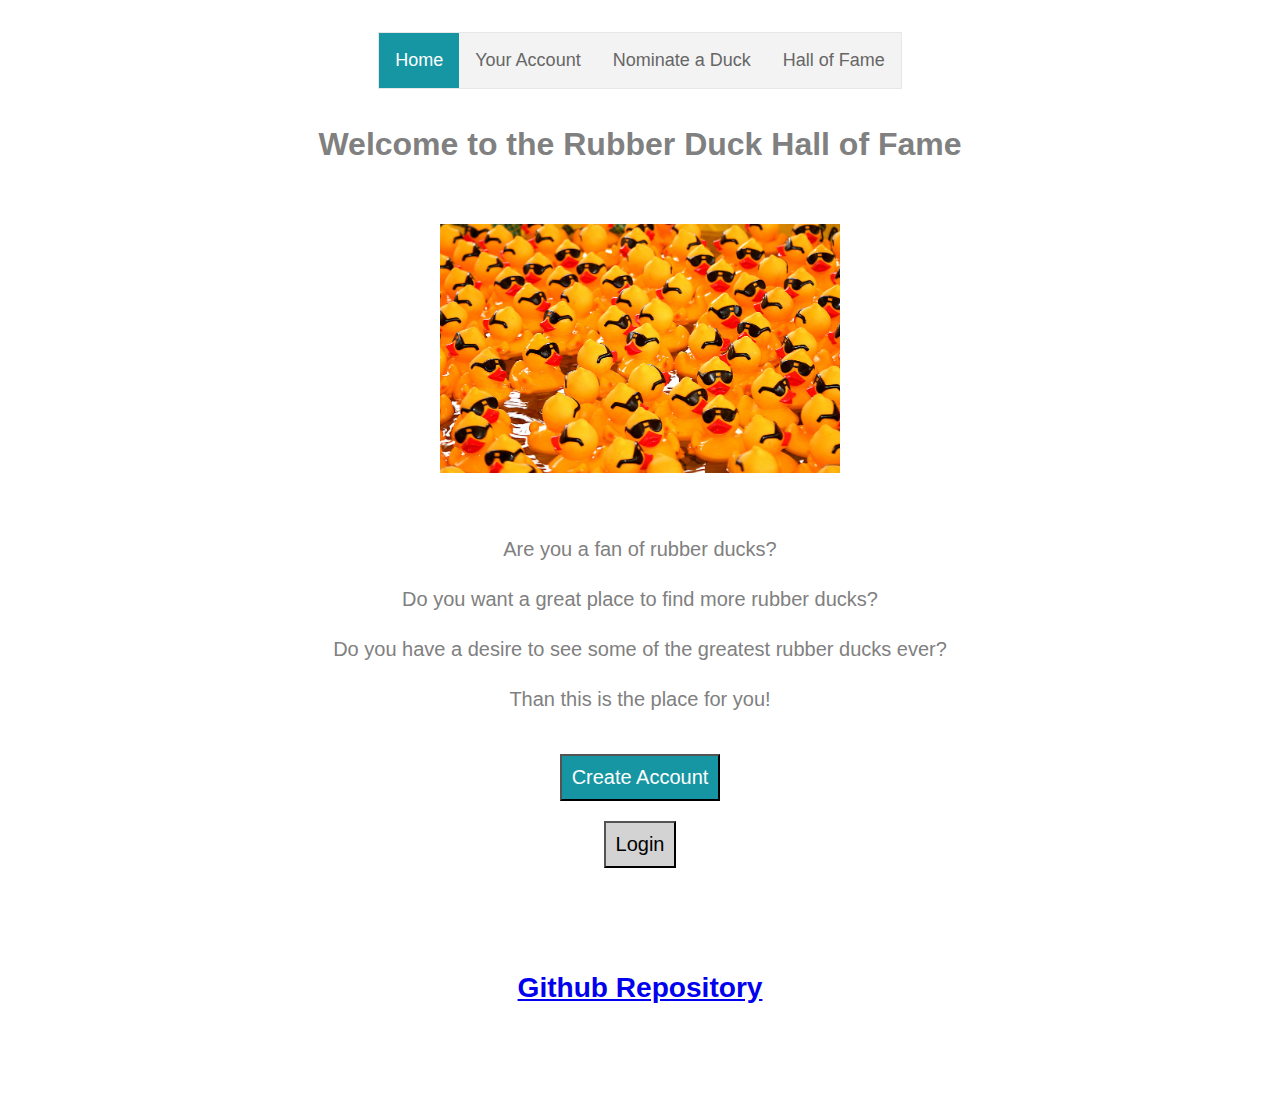
<file: index.html>
<!DOCTYPE html>
<html lang="en">
<head>
    <meta charset="UTF-8">
    <title>Rubber Duck HOF</title>
    <!--<link href="css/materialdesignicons.min.css" media="all" rel="stylesheet" type="text/css" />-->
    <link rel="stylesheet" href="css/style.css">
    <link rel="stylesheet" href="css/homepage-grid.css">
    <meta name="viewport" content="width=device-width, initial-scale=1">
</head>
<body>
<div class="wrapper">
    <nav id="nav">
        <ul>
            <li><a class="active" href="index.html">Home</a></li>
            <li><a href="pages/account.html">Your Account</a></li>
            <li><a href="pages/nominate.html">Nominate a Duck</a></li>
            <li><a href="pages/hof.html">Hall of Fame</a></li>
        </ul>
    </nav>
    <div id="title">
        <h1>Welcome to the Rubber Duck Hall of Fame</h1>
    </div>
    <div id="login-buttons">
        <div>
            <button class="create-account">Create Account</button>
        </div>
        <div>
            <button class="login">Login</button>
        </div>
    </div>
<div id="info">
        <p>Are you a fan of rubber ducks?</p>
        <p>Do you want a great place to find more rubber ducks?</p>
        <p>Do you have a desire to see some of the greatest rubber ducks ever?</p>
        <p>Than this is the place for you! </p>
    </div>
    <div id="home-pic">
        <img src="images/ducks.jpg">
    </div>
    <footer id="footer">
        <h3>
            <a href="https://github.com/seanag0234/rubber-duck-hof">Github Repository</a>
        </h3>
    </footer>
</div>

</body>
</html>
</file>
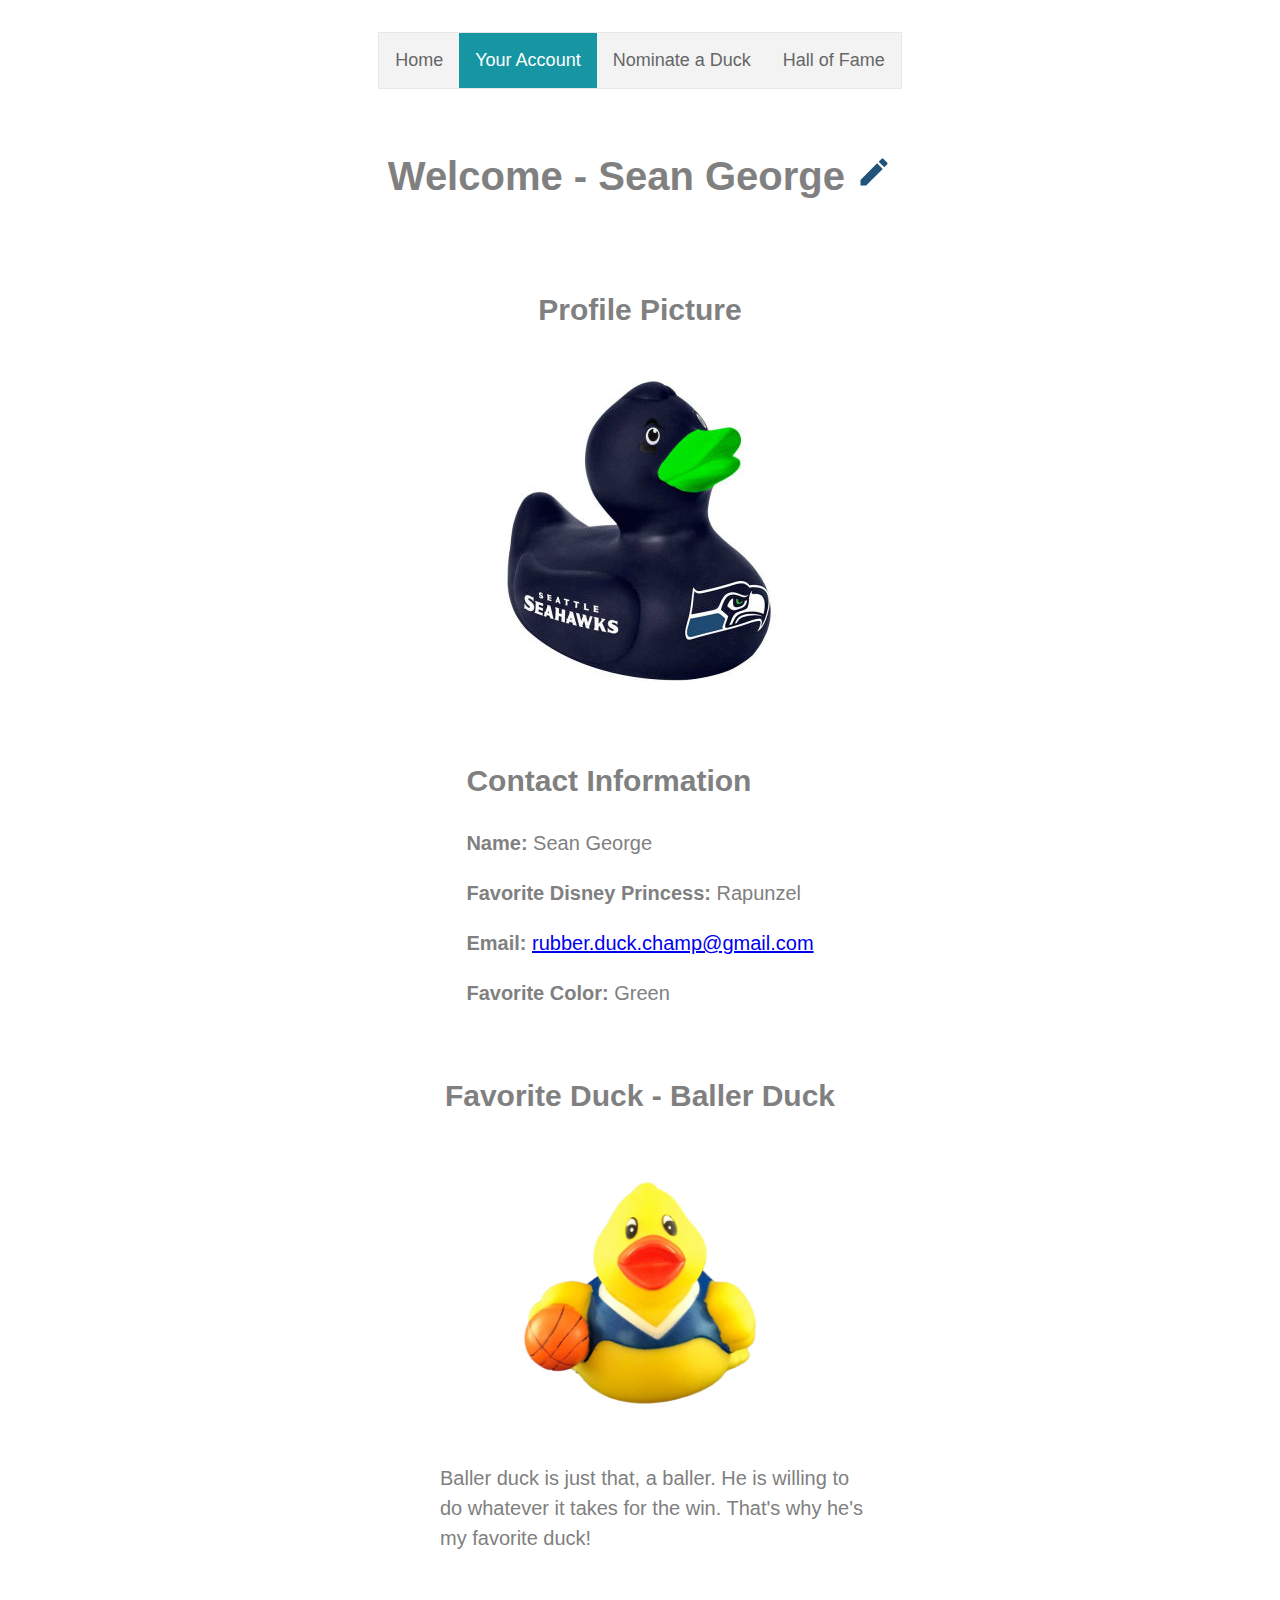
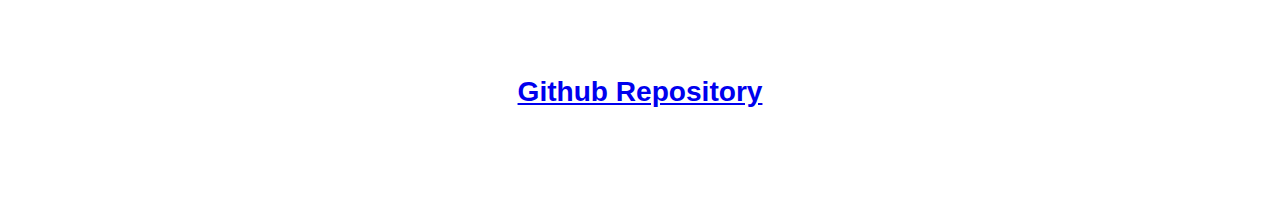
<file: pages/account.html>
<!DOCTYPE html>
<html lang="en">
<head>
    <meta charset="UTF-8">
    <title>Rubber Duck HOF</title>
    <!--<link href="css/materialdesignicons.min.css" media="all" rel="stylesheet" type="text/css" />-->
    <link rel="stylesheet" href="../css/style.css">
    <link rel="stylesheet" href="../css/account-grid.css">
    <meta name="viewport" content="width=device-width, initial-scale=1">
</head>
<body>
<div class="wrapper">
    <nav id="nav">
        <ul>
            <li><a href="../index.html">Home</a></li>
            <li><a class="active" href="account.html">Your Account</a></li>
            <li><a href="nominate.html">Nominate a Duck</a></li>
            <li><a href="hof.html">Hall of Fame</a></li>
        </ul>
    </nav>
    <div id="title">
        <h1 style="padding: 10px">Welcome - Sean George  <img id="edit" src="../images/ic_mode_edit_black_36px.svg" title="Edit your account"></h1>

    </div>
    <div id="profile-pic" >
        <h2>Profile Picture</h2>
        <img src="../images/seattle_rd.jpeg" title="Profile Picture">
    </div>
    <div id="contact">
        <h2>Contact Information</h2>
        <p><b>Name:</b> Sean George</p>
        <p><b>Favorite Disney Princess:</b> Rapunzel</p>
        <p><b>Email:</b> <a href="mailto:rubber.duck.champ@gmail.com">rubber.duck.champ@gmail.com</a></p>
        <p><b>Favorite Color:</b> Green</p>
    </div>
    <div id="favorite-duck" class="favorite-wrapper">
        <h2 id="favorite-title">Favorite Duck - Baller Duck</h2>
        <img src="../images/bball.jpeg" id="favorite-img" title="Favorite Duck">
        <div id="favorite-desc">
            <p>Baller duck is just that, a baller. He is willing to do whatever it takes for the win. That's why he's my favorite duck!</p>
        </div>
        


    </div>
    <footer id="footer">
        <h3>
            <a href="https://github.com/seanag0234/rubber-duck-hof">Github Repository</a>
        </h3>
    </footer>
</div>

</body>
</html>
</file>
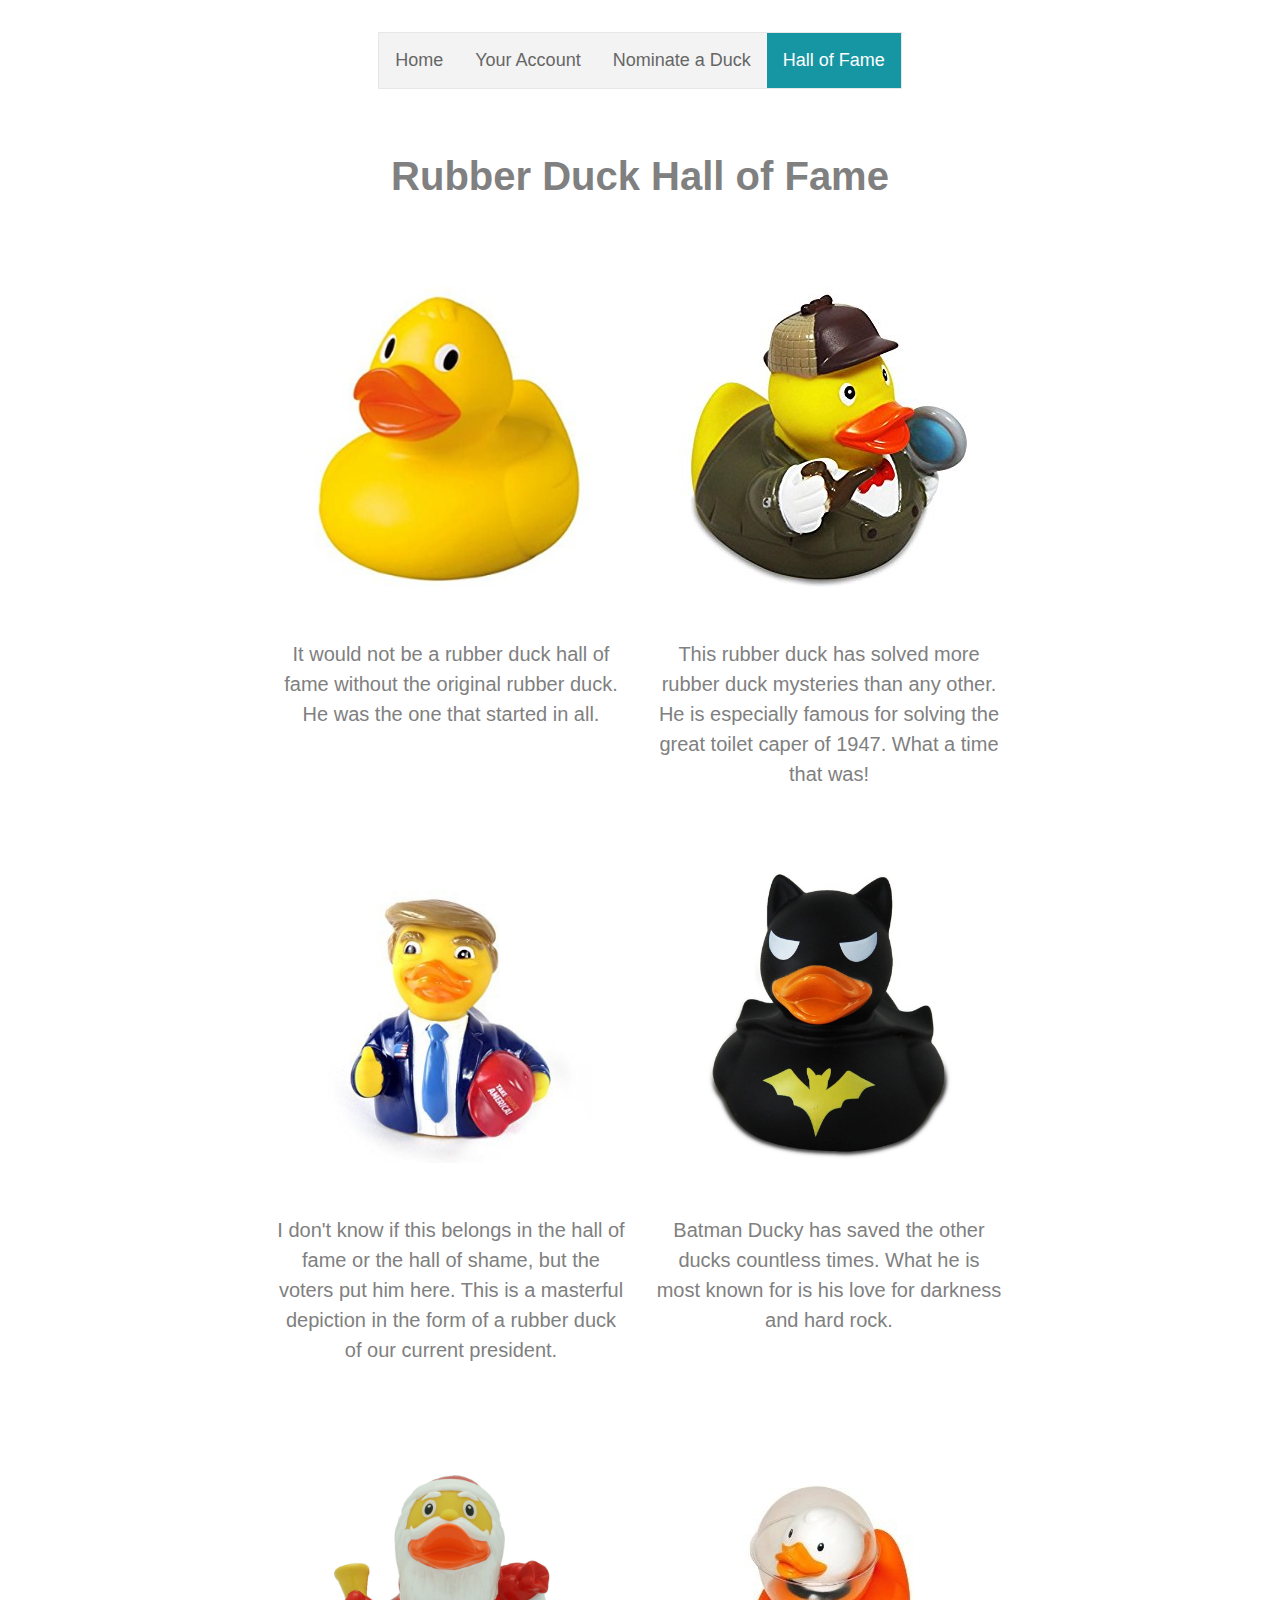
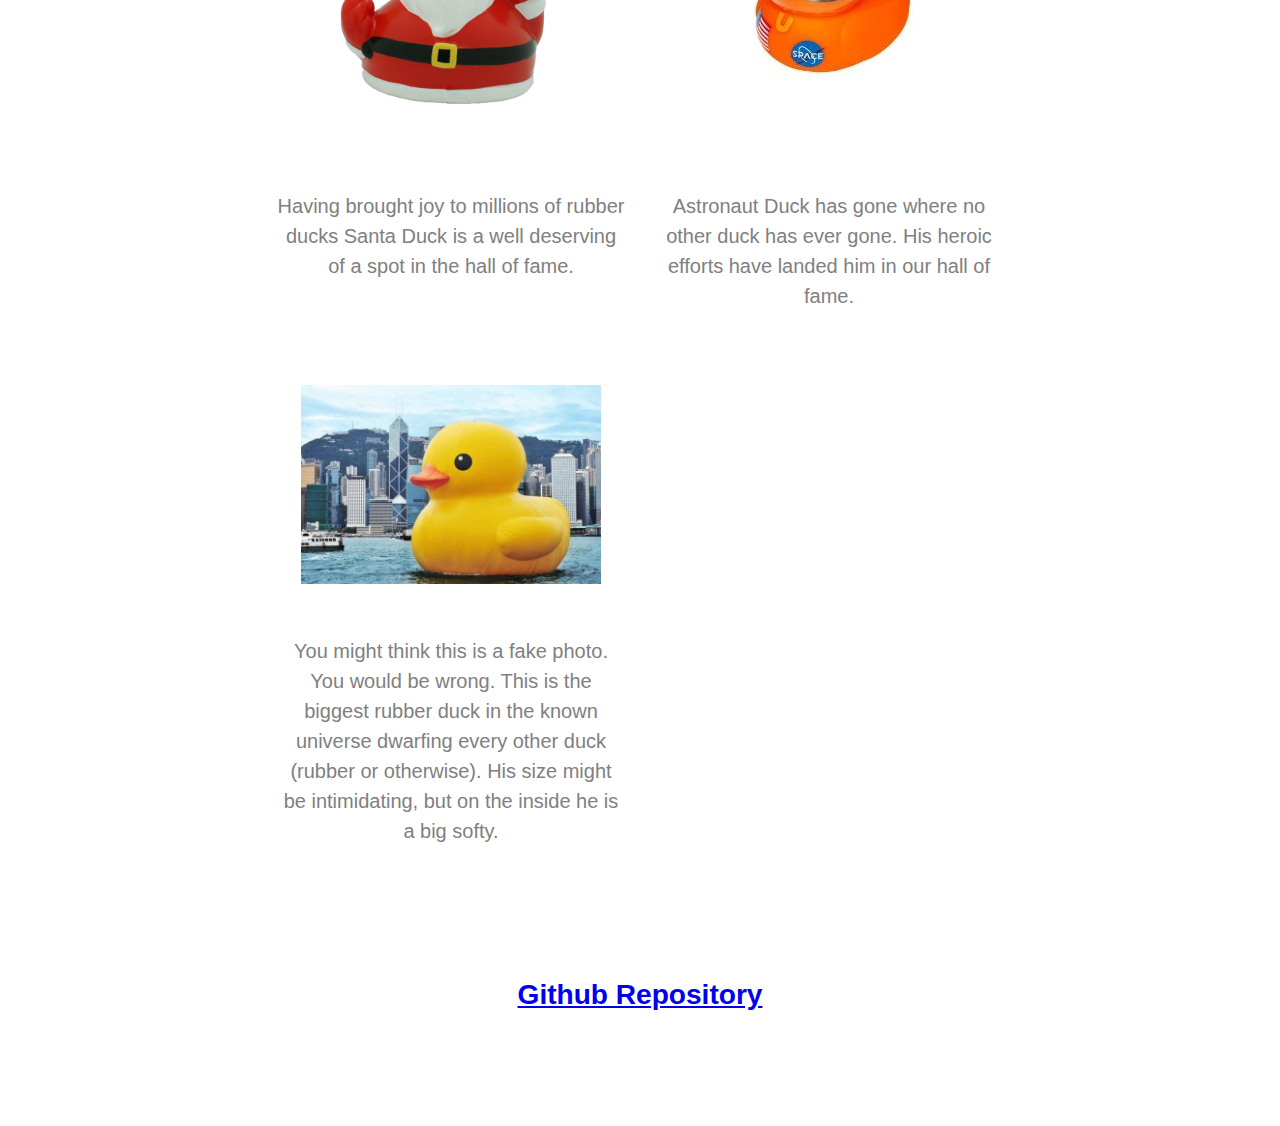
<file: pages/hof.html>
<!DOCTYPE html>
<html lang="en">
<head>
    <meta charset="UTF-8">
    <title>Rubber Duck HOF</title>
    <!--<link href="css/materialdesignicons.min.css" media="all" rel="stylesheet" type="text/css" />-->
    <link rel="stylesheet" href="../css/style.css">
    <link rel="stylesheet" href="../css/hof.css">
    <meta name="viewport" content="width=device-width, initial-scale=1">
</head>
<body>
<div class="wrapper">
    <nav id="nav">
        <ul>
            <li><a href="../index.html">Home</a></li>
            <li><a href="account.html">Your Account</a></li>
            <li><a href="nominate.html">Nominate a Duck</a></li>
            <li><a class="active" href="hof.html">Hall of Fame</a></li>
        </ul>
    </nav>
    <div id="title">
        <h1>Rubber Duck Hall of Fame</h1>
    </div>
    <div id="hof1">
        <img src="../images/original.jpg" title="Classic Rubber Duck">
        <p>It would not be a rubber duck hall of fame without the original rubber duck. He was the one that started in all.</p>
    </div>
    <div id="hof2">
        <img src="../images/sherlock.jpg" title="Sherlock Holmes Rubber Duck">
        <p>This rubber duck has solved more rubber duck mysteries than any other. He is especially famous for solving the great toilet caper of 1947. What a time that was!</p>
    </div>
    <div id="hof3">
        <img src="../images/giant.jpg" title="Giant Rubber Duck">
        <p>You might think this is a fake photo. You would be wrong. This is the biggest rubber duck in the known universe dwarfing every other duck (rubber or otherwise). His size might be intimidating, but on the inside he is a big softy. </p>
    </div>
    <div id="hof4">
        <img src="../images/trump.jpg" title="Trump Rubber Duck">
        <p>I don't know if this belongs in the hall of fame or the hall of shame, but the voters put him here. This is a masterful depiction in the form of a rubber duck of our current president.</p>
    </div>
    <div id="hof5">
        <img src="../images/batman.jpg" title="Batman Rubber Duck">
        <p>Batman Ducky has saved the other ducks countless times. What he is most known for is his love for darkness and hard rock.</p>
    </div>
    <div id="hof6">
        <img src="../images/santa.jpg" title="Santa Rubber Duck">
        <p>Having brought joy to millions of rubber ducks Santa Duck is a well deserving of a spot in the hall of fame.</p>
    </div>
    <div id="hof7">
        <img src="../images/astronaut.jpg" title="Astronaut Rubber Duck">
        <p class="padding-top">Astronaut Duck has gone where no other duck has ever gone. His heroic efforts have landed him in our hall of fame.</p>
    </div>
    <footer id="footer">
        <h3>
            <a href="https://github.com/seanag0234/rubber-duck-hof">Github Repository</a>
        </h3>
    </footer>
</div>

</body>
</html>
</file>
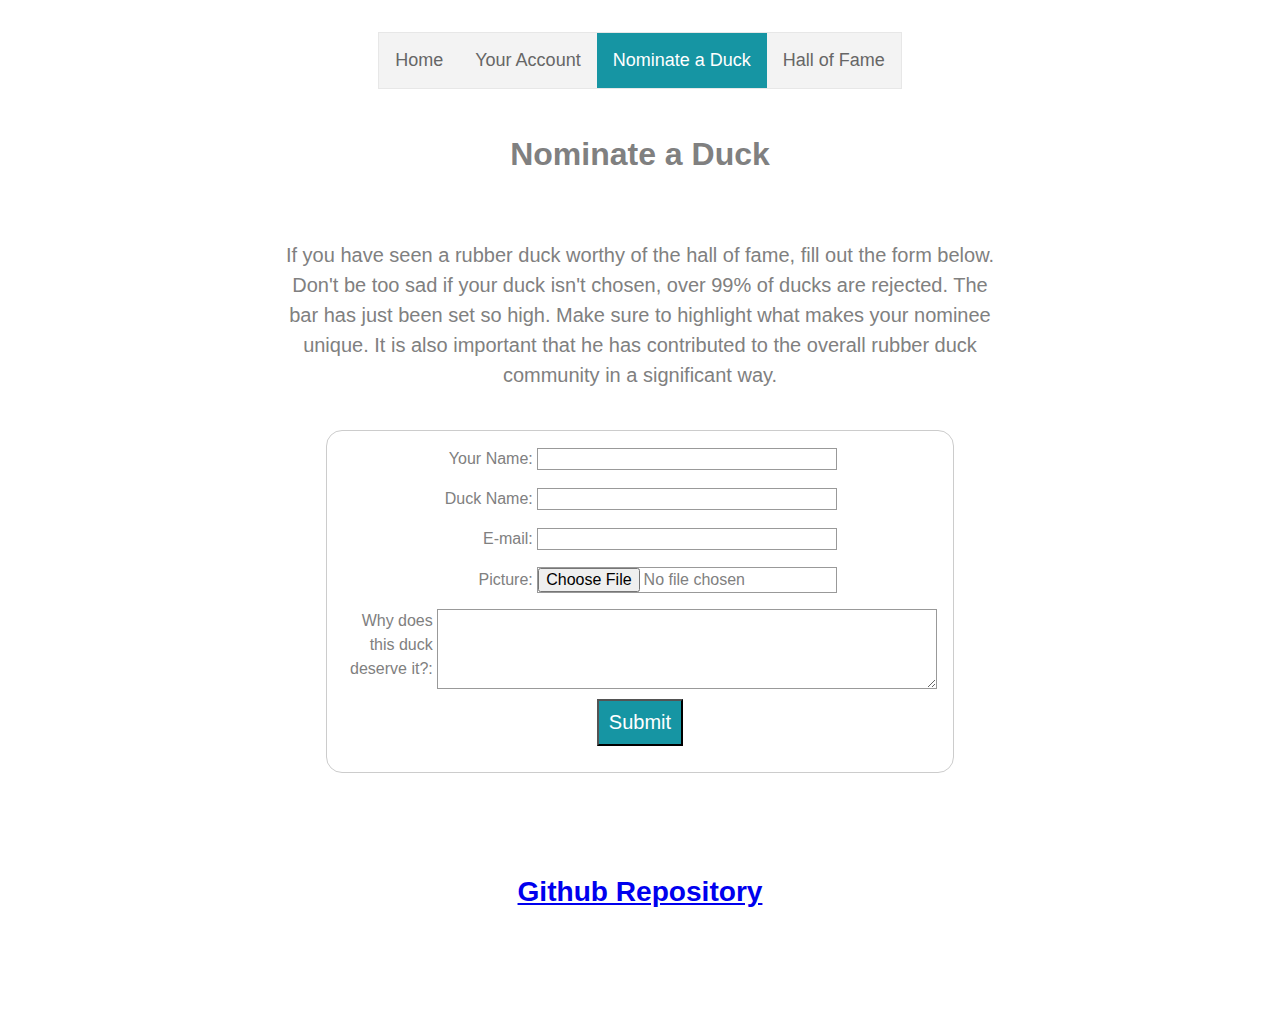
<file: pages/nominate.html>
<!DOCTYPE html>
<html lang="en">
<head>
    <meta charset="UTF-8">
    <title>Rubber Duck HOF</title>
    <!--<link href="css/materialdesignicons.min.css" media="all" rel="stylesheet" type="text/css" />-->
    <link rel="stylesheet" href="../css/style.css">
    <link rel="stylesheet" href="../css/nominate.css">
    <meta name="viewport" content="width=device-width, initial-scale=1">
</head>
<body>
<div class="wrapper">
    <nav id="nav">
        <ul>
            <li><a href="../index.html">Home</a></li>
            <li><a href="account.html">Your Account</a></li>
            <li><a class="active" href="nominate.html">Nominate a Duck</a></li>
            <li><a href="hof.html">Hall of Fame</a></li>
        </ul>
    </nav>
    <div id="title">
        <h1>Nominate a Duck</h1>
    </div>
    <div id="description">
        <P>If you have seen a rubber duck worthy of the hall of fame, fill out the form below. Don't be too sad if your duck isn't chosen, over 99% of ducks are rejected. The bar has just been set so high. Make sure to highlight what makes your nominee unique. It is also important that he has contributed to the overall rubber duck community in a significant way.</P>
    </div>
    <form id="form" action="" method="post">
        <div>
            <label for="name">Your Name:</label>
            <input class="short-input" type="text" id="name" name="user_name">
        </div>
        <div>
            <label>Duck Name:</label>
            <input class="short-input" type="text" id="duck-name" name="duck_name">
        </div>
        <div>
            <label for="mail">E-mail:</label>
            <input class="short-input" type="email" id="mail" name="user_mail">
        </div>
        <div>
            <label>Picture:</label>
            <input class="short-input" type="file" id="picture" name="duck_pic">
        </div>
        <div>
            <label for="msg">Why does this duck deserve it?:</label>
            <textarea id="msg" name="user_message"></textarea>
        </div>
        <button type="submit">Submit</button>
    </form>
    <footer id="footer">
        <h3>
            <a href="https://github.com/seanag0234/rubber-duck-hof">Github Repository</a>
        </h3>
    </footer>
</div>

</body>
</html>
</file>
<file: css/style.css>
button {
    padding: 10px;
    margin: 10px;
    font-family: Proxima Nova,helvetica neue,helvetica,arial,sans-serif;
    font-size: 20px;
}

.create-account {
    background-color: #1695A3;
    color: white;
}

.create-account:hover {
    background-color: #ACF0F2;
    color: black;
}

.login {
    background-color: lightgray;
}

.login:hover{
    background-color: #F3FFE2;
}
#info {
    font-size: 20px;
}
body {
    padding: 24px;
    /*background: whitesmoke;*/
    font-family: Proxima Nova,helvetica neue,helvetica,arial,sans-serif;
    color: gray;
    line-height: 1.5;
}

.title {
    text-align: center;
    padding: 24px;
}

.home-page-image {
    height: 60%;
    width: 60%;
}

img {
    padding: 24px;
}

nav ul {
    list-style-type: none;
    margin: 0;
    padding: 0;
    overflow: hidden;
    border: 1px solid #e7e7e7;
    background-color: #f3f3f3;
}

/*textarea {*/
    /*width: 460px;*/
    /*height: 150px;*/
/*}*/

nav li {
    float: left;
}

nav li a {
    display: block;
    color: #666;
    text-align: center;
    padding: 14px 16px;
    font-size: 18px;
    text-decoration: none;
}

nav li a:hover:not(.active) {
    background-color: #bcbcbc;
}

nav li a.active {
    color: white;
    background-color: #1695A3;
}

nav {
    display: flex;
    justify-content: center;
}

footer {
    padding: 50px;
    display: flex;
    justify-content: center;
    font-size: 24px;
}
</file>
<file: css/homepage-grid.css>
.wrapper {
        text-align: center;
        display: grid;
        grid-gap: 10px;
        grid-template-columns: 1fr;
        grid-template-areas:
                    "nav"
                    "title"
                    "home-pic"
                    "info"
                    "login-buttons"
                    "footer"
    }

    #login-buttons {
        grid-area: login-buttons;
    }

    #title {
        grid-area: title;
    }

    #nav {
        grid-area: nav;
    }
    #footer {
        grid-area: footer;
    }

    #info {
        grid-area: info;
        margin-top: 0;
    }

    #home-pic {
        grid-area: home-pic;
    }

    img {
        max-width: 400px;
    }

    /*@media (min-width: 500px) {*/
    /*.wrapper {*/
    /*text-align: center;*/
    /*grid-template-columns: 4fr 4fr;*/
    /*display: grid;*/
    /*!*object-fit: fill;*!*/
    /*!*grid-gap: 20px;*!*/
    /*grid-template-areas:*/
    /*"thumbnail1" "thumbnail5"*/
    /*"thumbnail2" "thumbnail6"*/
    /*"thumbnail3" "thumbnail7"*/
    /*"thumbnail4" "thumbnail8"*/
    /*"thumbnail9";*/
    /*}*/
    /*img {*/
    /*max-width: 200px;*/
    /*}*/
    /*}*/

    /*@media (min-width: 900px) {*/
    /*.wrapper {*/
    /*text-align: center;*/
    /*grid-template-columns: 4fr 4fr 4fr;*/
    /*display: grid;*/
    /*grid-template-areas:*/
    /*"thumbnail1" "thumbnail4" "thumbnail7"*/
    /*"thumbnail2" "thumbnail5" "thumbnail8"*/
    /*"thumbnail3" "thumbnail6" "thumbnail9"*/
    /*}*/
    /*.wrapper img {*/
    /*max-width: 300px;*/
    /*}*/
    /*}*/
    /*@media (min-width: 1500px) {*/
    /*.wrapper {*/
    /*text-align: center;*/
    /*grid-template-columns: 4fr 4fr 4fr;*/
    /*display: grid;*/
    /*grid-template-areas:*/
    /*"thumbnail1" "thumbnail4" "thumbnail7"*/
    /*"thumbnail2" "thumbnail5" "thumbnail8"*/
    /*"thumbnail3" "thumbnail6" "thumbnail9"*/
    /*}*/
    /*.wrapper img {*/
    /*max-width: 475px;*/
    /*}*/
    /*}*/

    /*@media (min-width: 1800px) {*/
        /*.wrapper {*/
            /*text-align: center;*/
            /*grid-template-columns: 4fr 4fr 4fr;*/
            /*display: grid;*/
            /*grid-template-areas:*/
                    /*"thumbnail1" "thumbnail4" "thumbnail7"*/
                    /*"thumbnail2" "thumbnail5" "thumbnail8"*/
                    /*"thumbnail3" "thumbnail6" "thumbnail9"*/
        /*}*/
        /*.wrapper img {*/
            /*max-width: 600px;*/
        /*}*/
    /*}*/

    /*img {*/
    /*border: 1px solid #ddd; !* Gray border *!*/
    /*border-radius: 4px;  !* Rounded border *!*/
    /*padding: 5px; !* Some padding *!*/
    /*!*width: 20%; !* Set a small width *!*!*/
    /*}*/
</file>
<file: css/account-grid.css>
.wrapper {
    text-align: center;
    display: grid;
    justify-items: center;
    grid-gap: 20px;
    grid-template-columns: repeat(5, 1fr);
    grid-template-areas:
            ". nav nav nav ."
            ". title title title ."
            ". . profile-pic . ."
            ". . contact . ."
            ". . favorite-duck . ."
            ". . footer . ."
}

/*@media (min-width: 1800px){*/
    /*.wrapper {*/
        /*text-align: center;*/
        /*display: grid;*/
        /*justify-items: center;*/
        /*grid-gap: 20px;*/
        /*grid-template-columns: repeat(5, 1fr);*/
        /*grid-template-areas:*/
                /*". nav nav nav ."*/
                /*". title title title ."*/
                /*". . profile-pic . ."*/
                /*". . favorite-duck contact . ."*/
                /*". . footer . ."*/
    /*}*/

/*}*/

div {
    font-size: 20px;
}

#title {
    grid-area: title;
}

#nav {
    grid-area: nav;
}

#footer {
    grid-area: footer;
}

#profile-pic {
    grid-area: profile-pic;
}

#edit {
    padding: 0;
}

#contact {
    grid-area: contact;
    text-align: left;
}

.vertical-align {
    vertical-align: center;
    justify-self: center;
}
button {
    background-color: #1695A3;
    color: white;
    font-size: 16px;
}

button:hover {
    background-color: #ACF0F2;
    color: black;
}

.favorite-wrapper {
    text-align: center;
    display: grid;
    justify-items: center;
    /*grid-gap: 20px;*/
    grid-template-columns: repeat(2, 1fr);
    grid-template-areas:
                "favorite-title favorite-title"
                "favorite-img favorite-img"
                "favorite-desc favorite-desc"
}

#favorite-duck {
    grid-area: favorite-duck;
    /*padding-top: 24px;*/
}

#favorite-img {
    max-width: 300px;
    grid-area: favorite-img;
    padding: 0;
}

#favorite-title {
    grid-area: favorite-title;
}

#favorite-desc {
    grid-area: favorite-desc;
    text-align: left;
    padding-left: 24px;
}
</file>
<file: css/hof.css>
.wrapper {
    text-align: center;
    display: grid;
    justify-items: center;
    grid-gap: 20px;
    grid-template-columns: repeat(5, 1fr);
    grid-template-areas:
            ". nav nav nav ."
            "title title title title title"
            ". . hof1 . ."
            ". . hof2 . ."
            ". . hof3 . ."
            ". . hof4 . ."
            ". . hof5 . ."
            ". . hof6 . ."
            ". . hof7 . ."
            "footer footer footer footer footer"
}

@media (min-width: 1000px){
    .wrapper {
        text-align: center;
        display: grid;
        justify-items: center;
        grid-gap: 30px;
        grid-template-columns: repeat(4, 1fr);
        grid-template-areas:
                "nav nav nav nav"
                "title title title title"
                ". hof1 hof2 ."
                ". hof4 hof5 ."
                ". hof6 hof7 ."
                ". hof3 . ."
                "footer footer footer footer"
    }
    .padding-top {
        padding-top: 20px;
    }
}

@media (min-width: 1800px){
    .wrapper {
        text-align: center;
        display: grid;
        justify-items: center;
        grid-gap: 30px;
        grid-template-columns: repeat(5, 1fr);
        grid-template-areas:
                ". nav nav nav ."
                "title title title title title"
                ". hof1 hof2 hof4 ."
                ". hof5 hof6 hof7 ."
                ". . hof3 . ."
                "footer footer footer footer footer"
    }
    .padding-top {
        padding-top: 20px;
    }
}

div {
    font-size: 20px;
}

img {
    max-width: 300px;
    max-height: 300px;
}

#title {
    grid-area: title;
}

#nav {
    grid-area: nav;
}

#footer {
    grid-area: footer;
}

#hof1 {
    grid-area: hof1;
}

#hof2 {
    grid-area: hof2;
}

#hof3 {
    grid-area: hof3;
}

#hof4 {
    grid-area: hof4;
}

#hof5 {
    grid-area: hof5;
}

#hof6 {
    grid-area: hof6;
}

#hof7 {
    grid-area: hof7;
}
</file>
<file: css/nominate.css>
.wrapper {
    text-align: center;
    display: grid;
    justify-items: center;
    grid-gap: 20px;
    grid-template-columns: repeat(5, 1fr);
    grid-template-areas:
            ". nav nav nav ."
            "title title title title title"
            ". description description description ."
            ". form form form ."
            "footer footer footer footer footer"
}
#title {
    grid-area: title;
}

#nav {
    grid-area: nav;
}

#footer {
    grid-area: footer;
}

#description {
    grid-area: description;
    font-size: 20px;
}

#form {
    grid-area: form;
}

form {
    /* Just to center the form on the page */
    margin: 0 auto;
    /*width: 400px;*/
    /* To see the outline of the form */
    padding: 1em;
    border: 1px solid #CCC;
    border-radius: 1em;
}

.short-input {
    width: 300px;
}

form div + div {
    margin-top: 1em;
}

label {
    /* To make sure that all labels have the same size and are properly aligned */
    display: inline-block;
    width: 90px;
    text-align: right;
}

input, textarea {
    /* To make sure that all text fields have the same font settings
       By default, textareas have a monospace font */
    font: 1em sans-serif;

    /* To give the same size to all text fields */
    width: 500px;
    box-sizing: border-box;

    /* To harmonize the look & feel of text field border */
    border: 1px solid #999;
}

input:focus, textarea:focus {
    /* To give a little highlight on active elements */
    border-color: #000;
}

textarea {
    /* To properly align multiline text fields with their labels */
    vertical-align: top;

    /* To give enough room to type some text */
    height: 5em;
}

.button {
    /* To position the buttons to the same position of the text fields */
    padding-left: 90px; /* same size as the label elements */
}

button {
    /* This extra margin represent roughly the same space as the space
       between the labels and their text fields */
    margin-left: .5em;
    background-color: #1695A3;
    color: white;
}


button:hover {
    background-color: #ACF0F2;
    color: black;
}
</file>
